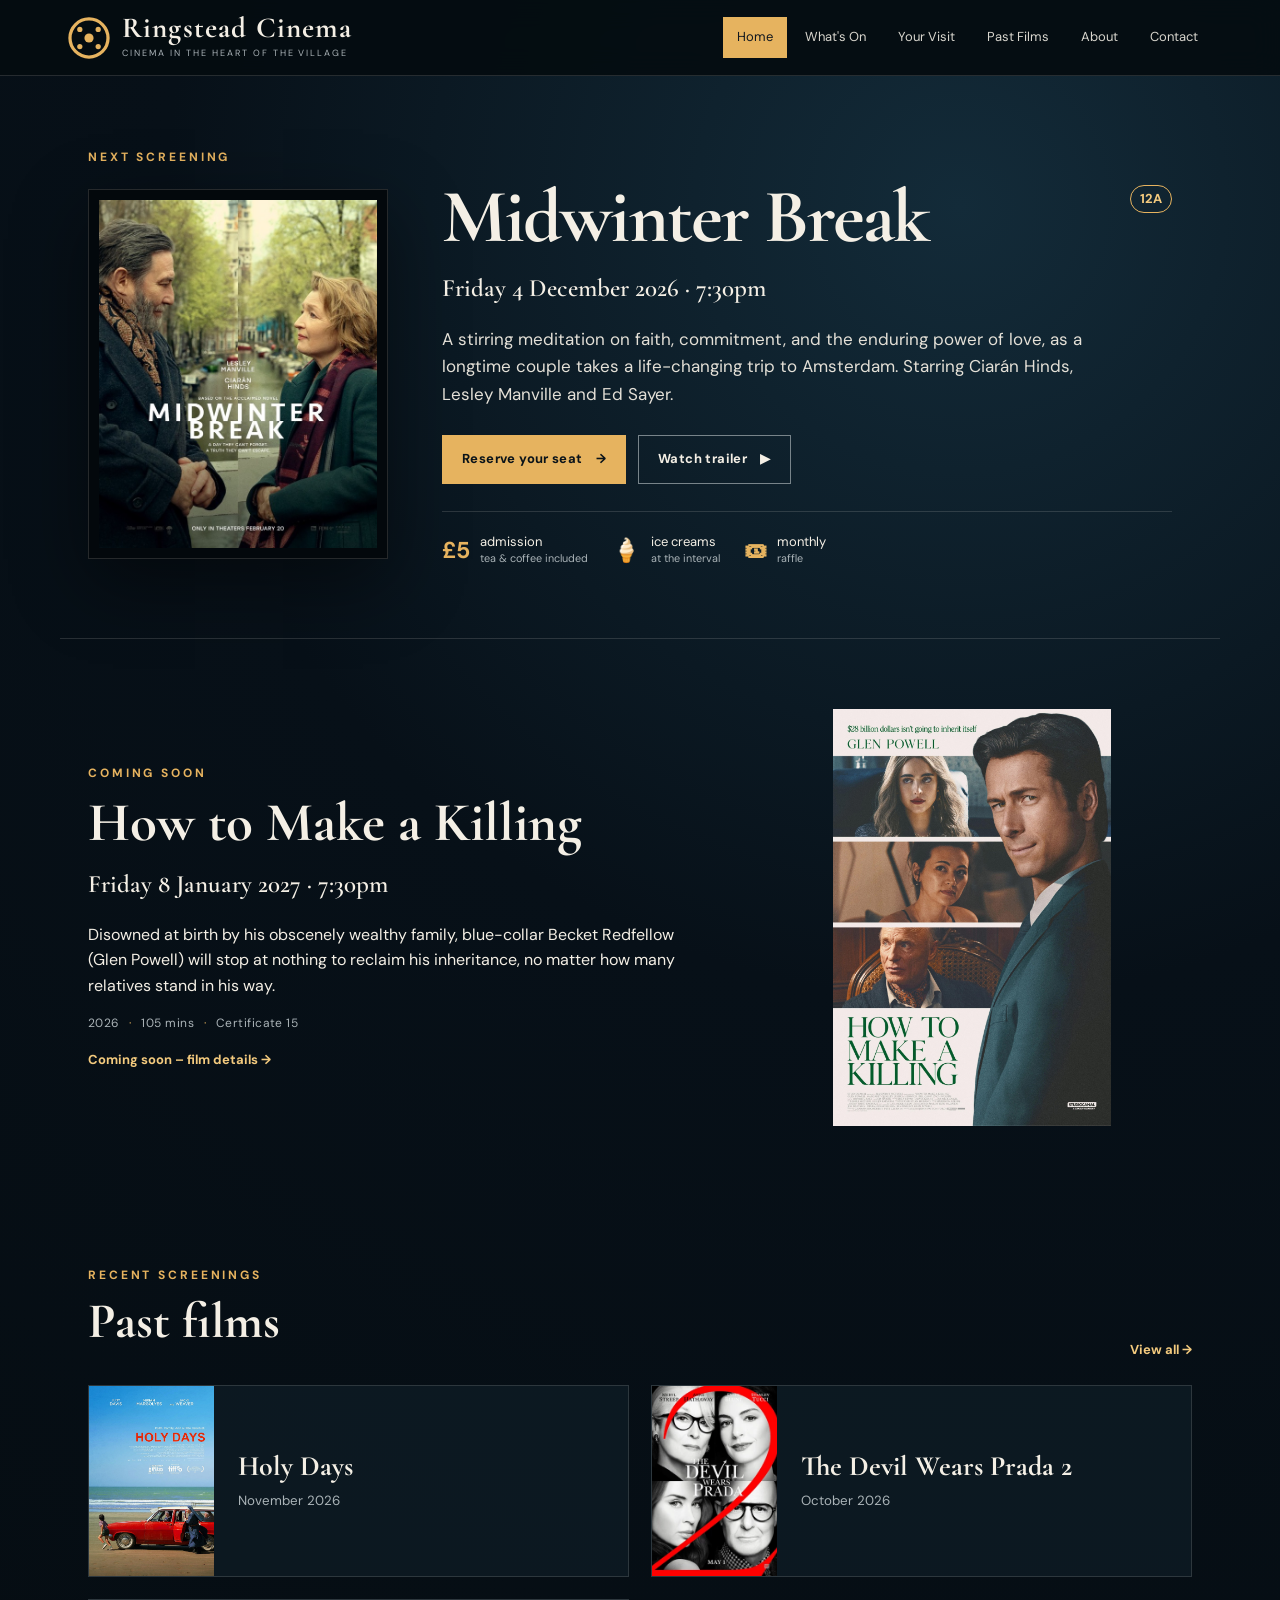
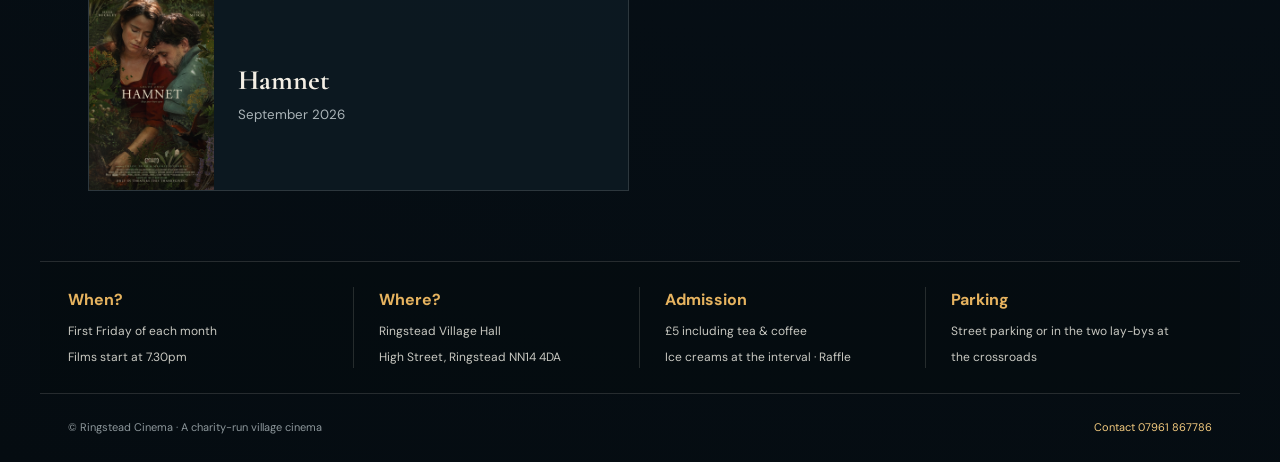
<file: index.html>
<!doctype html>
<html lang="en-GB">
<head>
  <meta charset="utf-8">
  <meta name="viewport" content="width=device-width, initial-scale=1">
 <meta name="description" content="Midwinter Break at Ringstead Cinema, Friday 4 December 2026 at 7.30pm. Films every first Friday of the month at Ringstead Village Hall.">

<title>Ringstead Village Cinema | Ringstead Cinema</title>
  <link rel="stylesheet" href="styles.css">
  <script src="films.js" defer></script>
<script type="application/ld+json">
{
  "@context": "https://schema.org",
  "@type": "MovieTheater",
  "name": "Ringstead Cinema",
  "description": "Ringstead Village Cinema at Ringstead Village Hall, showing a film on the first Friday of each month.",
  "url": "https://ringstead-cinema.pages.dev/",
  "address": {
    "@type": "PostalAddress",
    "name": "Ringstead Village Hall",
    "addressLocality": "Ringstead",
    "addressCountry": "GB"
  }
}
</script>
</head>
<body>
  <header class="site-header">
    <div class="header-inner">
      <a class="brand" href="index.html" aria-label="Ringstead Cinema home">
        <span class="brand-mark" aria-hidden="true"><svg viewBox="0 0 64 64"><circle cx="32" cy="32" r="29" fill="none" stroke="currentColor" stroke-width="5"/><circle cx="32" cy="32" r="7" fill="currentColor"/><circle cx="18" cy="19" r="4" fill="currentColor"/><circle cx="46" cy="19" r="4" fill="currentColor"/><circle cx="18" cy="45" r="4" fill="currentColor"/><circle cx="46" cy="45" r="4" fill="currentColor"/></svg></span>
        <span><strong>Ringstead Cinema</strong><small>CINEMA IN THE HEART OF THE VILLAGE</small></span>
      </a>
      <nav class="nav" aria-label="Main navigation">
        <a class="active" href="index.html">Home</a><a href="film.html">What's On</a><a href="visit.html">Your Visit</a><a href="past-films.html">Past Films</a><a href="about.html">About</a><a href="visit.html#contact">Contact</a>
      </nav>
    </div>
  </header>

  <main>
    <section class="hero-film section-shell">
      <div class="eyebrow">NEXT SCREENING</div>
      <div class="hero-grid">
        <div class="poster-frame hero-poster"><img data-current-poster src="assets/midwinter-break-poster.png" alt="Midwinter Break poster"></div>
        <div class="hero-copy">
          <span class="rating" data-current-rating>12A</span>
          <h1 data-current-title>Midwinter Break</h1>
          <p class="date-line" data-current-date>Friday 4 December 2026 · 7:30pm</p>
          <p class="lead" data-current-synopsis>A stirring meditation on faith, commitment, and the enduring power of love, as a longtime couple takes a life-changing trip to Amsterdam. Starring Ciarán Hinds, Lesley Manville and Ed Sayer.</p>
          <div class="button-row"><a class="button primary" href="film.html#reserve">Reserve your seat <span>→</span></a><a class="button secondary" href="film.html#trailer">Watch trailer <span>▶</span></a></div>
          <div class="perks"><div><b>£5</b><span>admission<br><small>tea &amp; coffee included</small></span></div><div><b>🍦</b><span>ice creams<br><small>at the interval</small></span></div><div><b>🎟</b><span>monthly<br><small>raffle</small></span></div></div>
        </div>
      </div>
    </section>

    <section class="section-shell split-section">
      <div>
        <div class="eyebrow">COMING SOON</div>
        <h2 data-coming-title>How to Make a Killing</h2>
        <p class="date-line" data-coming-date>Friday 8 January 2027 · 7:30pm</p>
        <p data-coming-synopsis>Disowned at birth by his obscenely wealthy family, blue-collar Becket Redfellow (Glen Powell) will stop at nothing to reclaim his inheritance, no matter how many relatives stand in his way.</p>
        <p class="film-meta" data-coming-meta>2026 <span>·</span> 15 <span>·</span> 105 mins</p>
        <a class="text-link" href="coming.html">Coming soon – film details →</a>
      </div>
      <div class="coming-art">
        <img data-coming-poster src="assets/HOW-TO-MAKE-A-KILLING.jpg" alt="How to Make a Killing poster">
      </div>
    </section>

    <section class="section-shell archive-preview">
      <div class="section-heading"><div><div class="eyebrow">RECENT SCREENINGS</div><h2>Past films</h2></div><a class="text-link" href="past-films.html">View all →</a></div>
      <div class="past-grid" data-recent-films>
        <a class="past-card" href="past-films.html#holy-days"><img src="assets/holy-days-poster.jpg" alt="Holy Days poster"><span><strong>Holy Days</strong><small>November 2026</small></span></a>
        <a class="past-card" href="past-films.html#prada"><img src="assets/devil-wears-prada-2.png" alt="The Devil Wears Prada 2 poster"><span><strong>The Devil Wears Prada 2</strong><small>October 2026</small></span></a>
        <a class="past-card" href="past-films.html#hamnet"><img src="assets/hamnet-poster.jpg" alt="Hamnet poster"><span><strong>Hamnet</strong><small>September 2026</small></span></a>
      </div>
    </section>

    <section class="visit-strip">
      <div><b>When?</b><span>First Friday of each month<br>Films start at 7.30pm</span></div>
      <div><b>Where?</b><span>Ringstead Village Hall<br>High Street, Ringstead NN14 4DA</span></div>
      <div><b>Admission</b><span>£5 including tea &amp; coffee<br>Ice creams at the interval · Raffle</span></div>
      <div><b>Parking</b><span>Street parking or in the two lay-bys at the crossroads</span></div>
    </section>
  </main>
  <footer><div>© Ringstead Cinema · A charity-run village cinema</div><div><a href="visit.html#contact">Contact 07961 867786</a></div></footer>
</body>
</html>
</file>
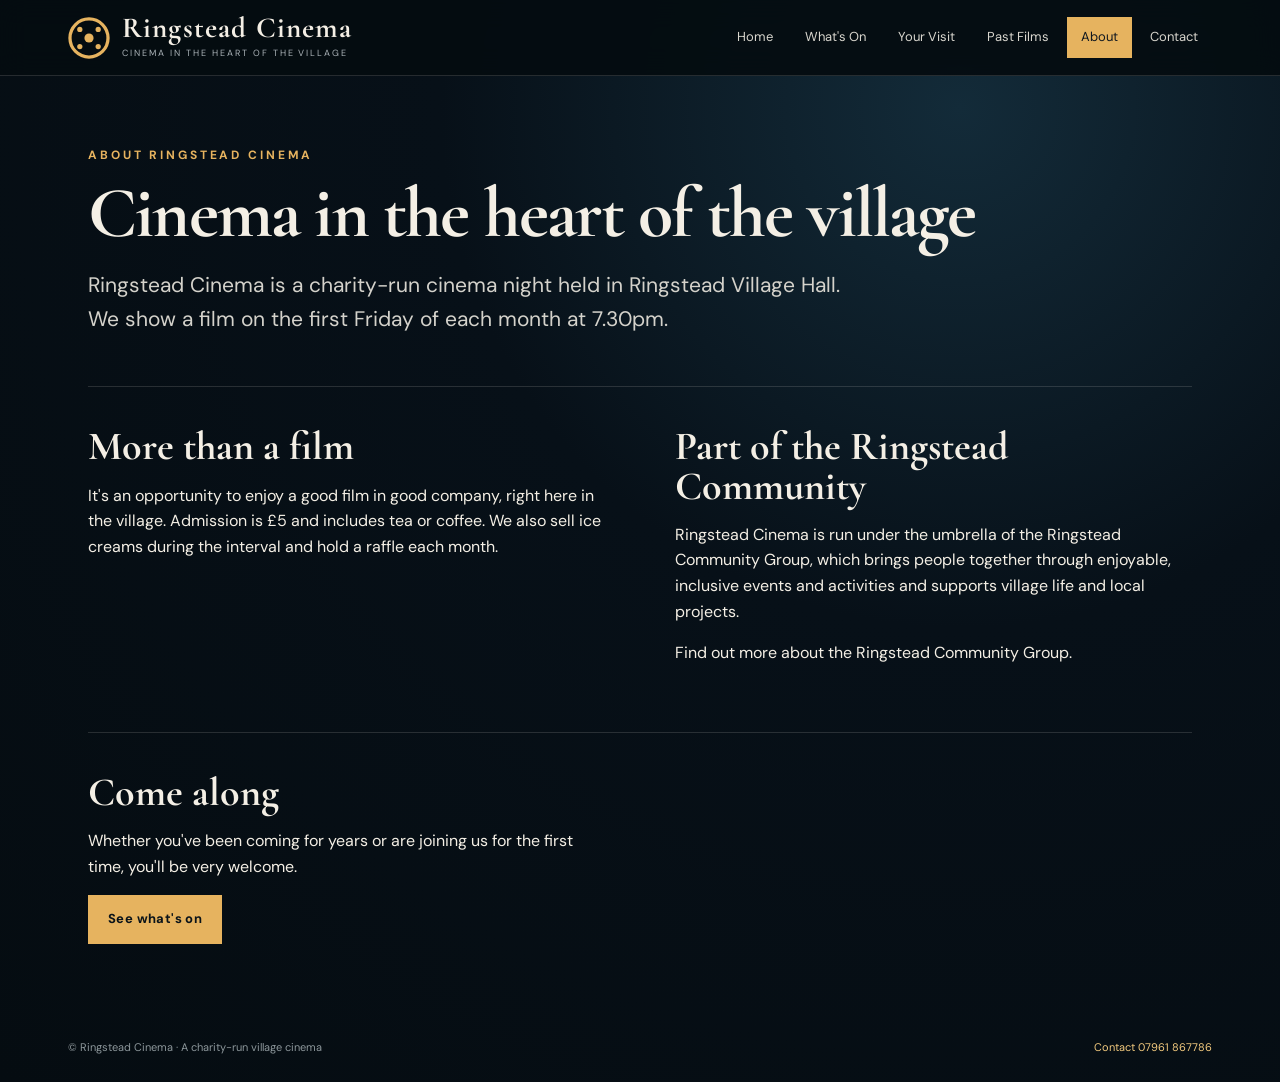
<file: about.html>
<!doctype html><html lang="en-GB"><head><meta charset="utf-8"><meta name="viewport" content="width=device-width,initial-scale=1"><title>About — Ringstead Cinema</title><link rel="stylesheet" href="styles.css"></head><body>
<header class="site-header"><div class="header-inner"><a class="brand" href="index.html"><span class="brand-mark"><svg viewBox="0 0 64 64"><circle cx="32" cy="32" r="29" fill="none" stroke="currentColor" stroke-width="5"/><circle cx="32" cy="32" r="7" fill="currentColor"/><circle cx="18" cy="19" r="4" fill="currentColor"/><circle cx="46" cy="19" r="4" fill="currentColor"/><circle cx="18" cy="45" r="4" fill="currentColor"/><circle cx="46" cy="45" r="4" fill="currentColor"/></svg></span><span><strong>Ringstead Cinema</strong><small>CINEMA IN THE HEART OF THE VILLAGE</small></span></a><nav class="nav"><a href="index.html">Home</a><a href="film.html">What's On</a><a href="visit.html">Your Visit</a><a href="past-films.html">Past Films</a><a class="active" href="about.html">About</a><a href="visit.html#contact">Contact</a></nav></div></header>
<main class="section-shell interior-page"><div class="eyebrow">ABOUT RINGSTEAD CINEMA</div><h1>Cinema in the heart of the village</h1><p class="large-copy">Ringstead Cinema is a charity-run cinema night held in Ringstead Village Hall. We show a film on the first Friday of each month at 7.30pm.</p><div class="about-columns"><div><h2>More than a film</h2><p>It's an opportunity to enjoy a good film in good company, right here in the village. Admission is £5 and includes tea or coffee. We also sell ice creams during the interval and hold a raffle each month.</p></div><div><h2>Part of the Ringstead Community</h2><p>Ringstead Cinema is run under the umbrella of the <a href="https://www.ringsteadcommunitygroup.co.uk/" target="_blank" rel="noopener">Ringstead Community Group</a>, which brings people together through enjoyable, inclusive events and activities and supports village life and local projects.</p><p>Find out more about the <a href="https://www.ringsteadcommunitygroup.co.uk/" target="_blank" rel="noopener">Ringstead Community Group</a>.</p></div></div><div class="about-columns"><div><h2>Come along</h2><p>Whether you've been coming for years or are joining us for the first time, you'll be very welcome.</p><a class="button primary" href="film.html">See what's on</a></div></div></main><footer><div>© Ringstead Cinema · A charity-run village cinema</div><div><a href="visit.html#contact">Contact 07961 867786</a></div></footer></body></html>
</file>
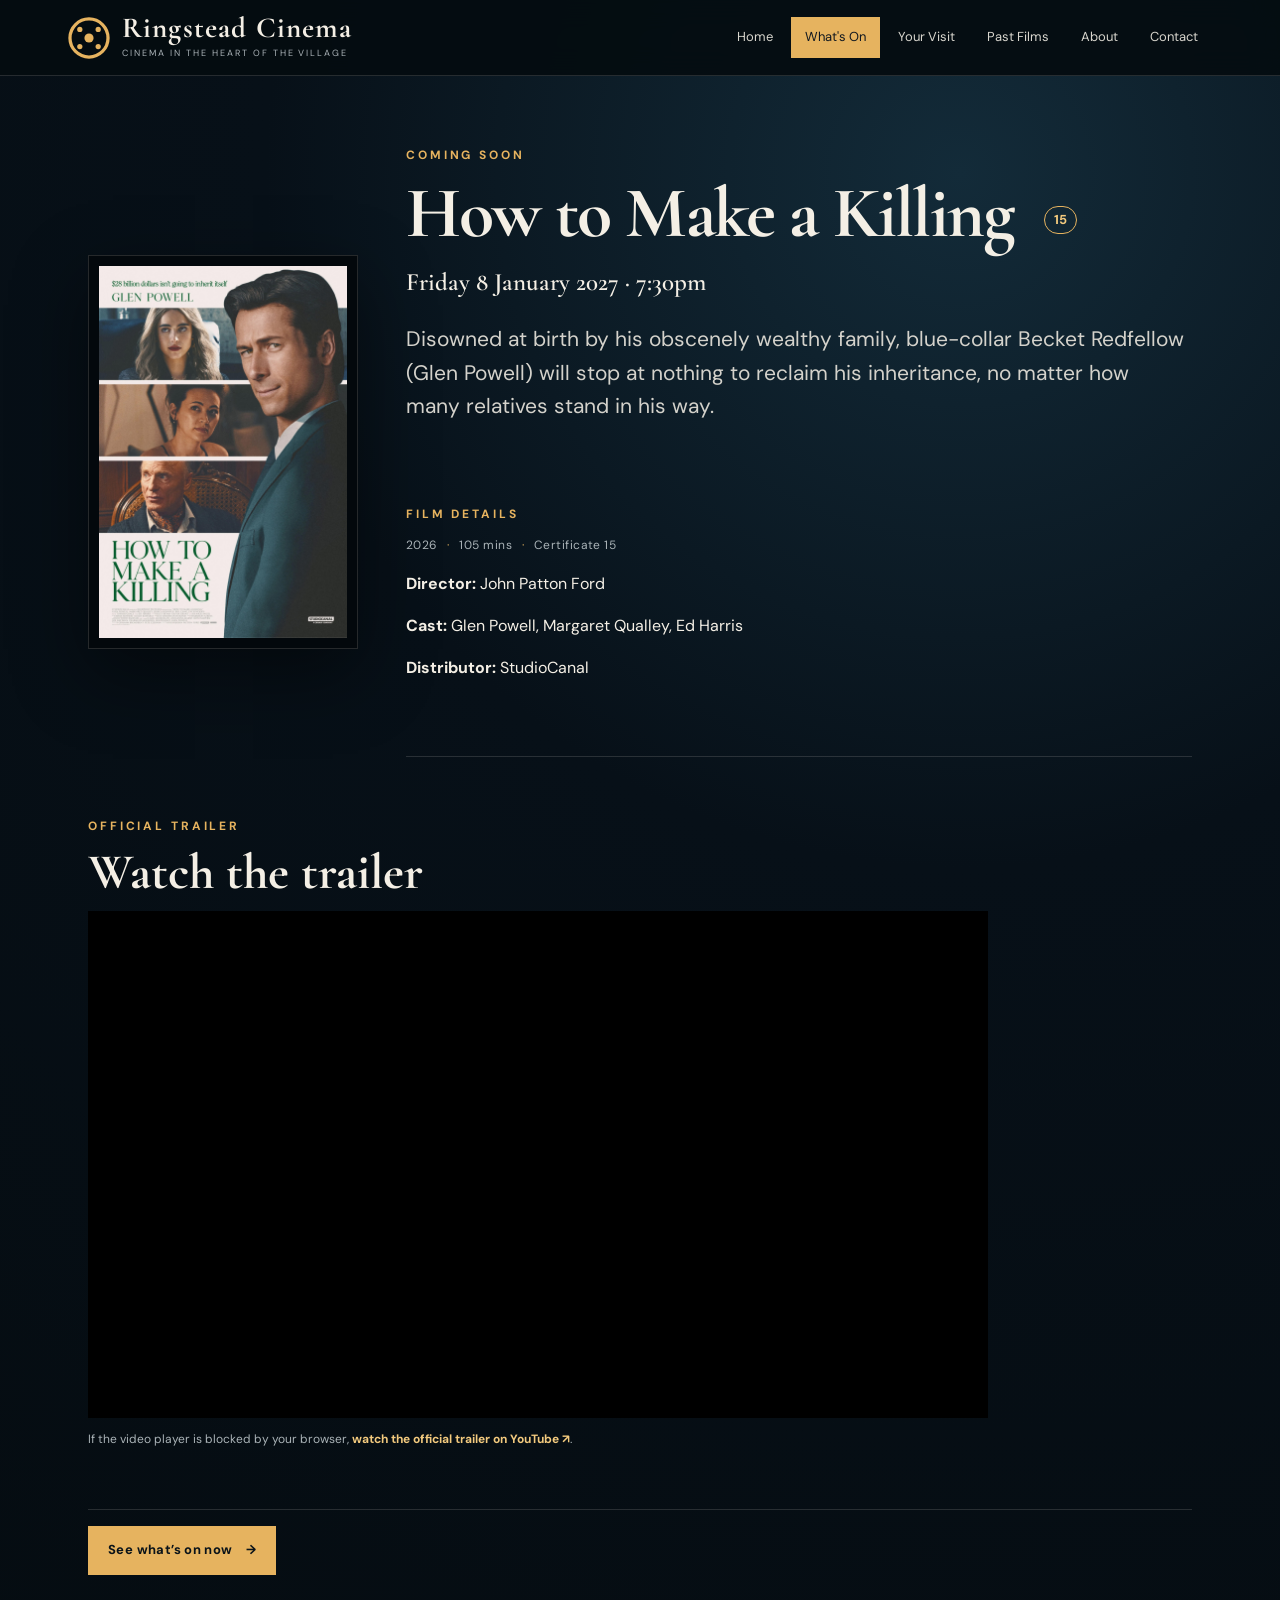
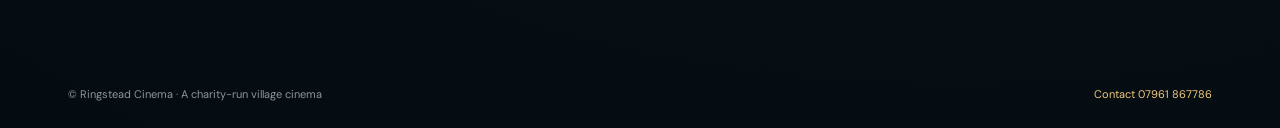
<file: coming.html>
<!doctype html>
<html lang="en-GB">
<head>
  <meta charset="utf-8"><meta name="viewport" content="width=device-width, initial-scale=1">
  <meta name="description" content="How to Make a Killing at Ringstead Cinema, Friday 8 January 2027.">
  <title>How to Make a Killing — Coming Soon at Ringstead Cinema</title>
  <link rel="stylesheet" href="styles.css">
  <script src="films.js" defer></script>
</head>
<body>
  <header class="site-header"><div class="header-inner"><a class="brand" href="index.html"><span class="brand-mark" aria-hidden="true"><svg viewBox="0 0 64 64"><circle cx="32" cy="32" r="29" fill="none" stroke="currentColor" stroke-width="5"/><circle cx="32" cy="32" r="7" fill="currentColor"/><circle cx="18" cy="19" r="4" fill="currentColor"/><circle cx="46" cy="19" r="4" fill="currentColor"/><circle cx="18" cy="45" r="4" fill="currentColor"/><circle cx="46" cy="45" r="4" fill="currentColor"/></svg></span><span><strong>Ringstead Cinema</strong><small>CINEMA IN THE HEART OF THE VILLAGE</small></span></a><nav class="nav" aria-label="Main navigation"><a href="index.html">Home</a><a class="active" href="film.html">What's On</a><a href="visit.html">Your Visit</a><a href="past-films.html">Past Films</a><a href="about.html">About</a><a href="visit.html#contact">Contact</a></nav></div></header>
  <main class="section-shell interior-page">
    <section class="film-intro">
      <div class="poster-frame"><img data-coming-poster src="assets/HOW-TO-MAKE-A-KILLING.jpg" alt="How to Make a Killing poster"></div>
      <div>
        <div class="eyebrow">COMING SOON</div>
        <div class="title-row"><h1 data-coming-title data-coming-page-title>How to Make a Killing</h1><span class="rating" data-coming-rating>15</span></div>
        <p class="date-line" data-coming-date>Friday 8 January 2027 · 7:30pm</p>
        <p class="large-copy" data-coming-synopsis>Disowned at birth by his obscenely wealthy family, blue-collar Becket Redfellow (Glen Powell) will stop at nothing to reclaim his inheritance, no matter how many relatives stand in his way.</p>
        <div class="content-section">
          <div class="eyebrow">FILM DETAILS</div>
          <p class="film-meta" data-coming-meta>2026 <span>·</span> 105 mins <span>·</span> Certificate 15</p>
          <p><strong>Director:</strong> <span data-coming-director>John Patton Ford</span></p>
          <p><strong>Cast:</strong> <span data-coming-cast>Glen Powell, Margaret Qualley, Ed Harris</span></p>
          <p><strong>Distributor:</strong> <span data-coming-distributor>StudioCanal</span></p>
        </div>
      </div>
    </section>
    <section id="trailer" class="content-section">
      <div class="eyebrow">OFFICIAL TRAILER</div>
      <h2>Watch the trailer</h2>
      <div class="video-wrap">
        <iframe data-coming-trailer src="https://www.youtube-nocookie.com/embed/zMKGDTY5Vwo?rel=0" title="How to Make a Killing official trailer – STUDIOCANAL" loading="lazy" referrerpolicy="strict-origin-when-cross-origin" allow="accelerometer; autoplay; clipboard-write; encrypted-media; gyroscope; picture-in-picture; web-share" allowfullscreen></iframe>
      </div>
      <p class="video-fallback">If the video player is blocked by your browser, <a data-coming-trailer-link href="https://www.youtube.com/watch?v=zMKGDTY5Vwo" target="_blank" rel="noopener">watch the official trailer on YouTube&nbsp;↗</a>.</p>
    </section>
    <p><a class="button primary" href="film.html">See what’s on now <span>→</span></a></p>
  </main>
  <footer><div>© Ringstead Cinema · A charity-run village cinema</div><div><a href="visit.html#contact">Contact 07961 867786</a></div></footer>
</body>
</html>
</file>
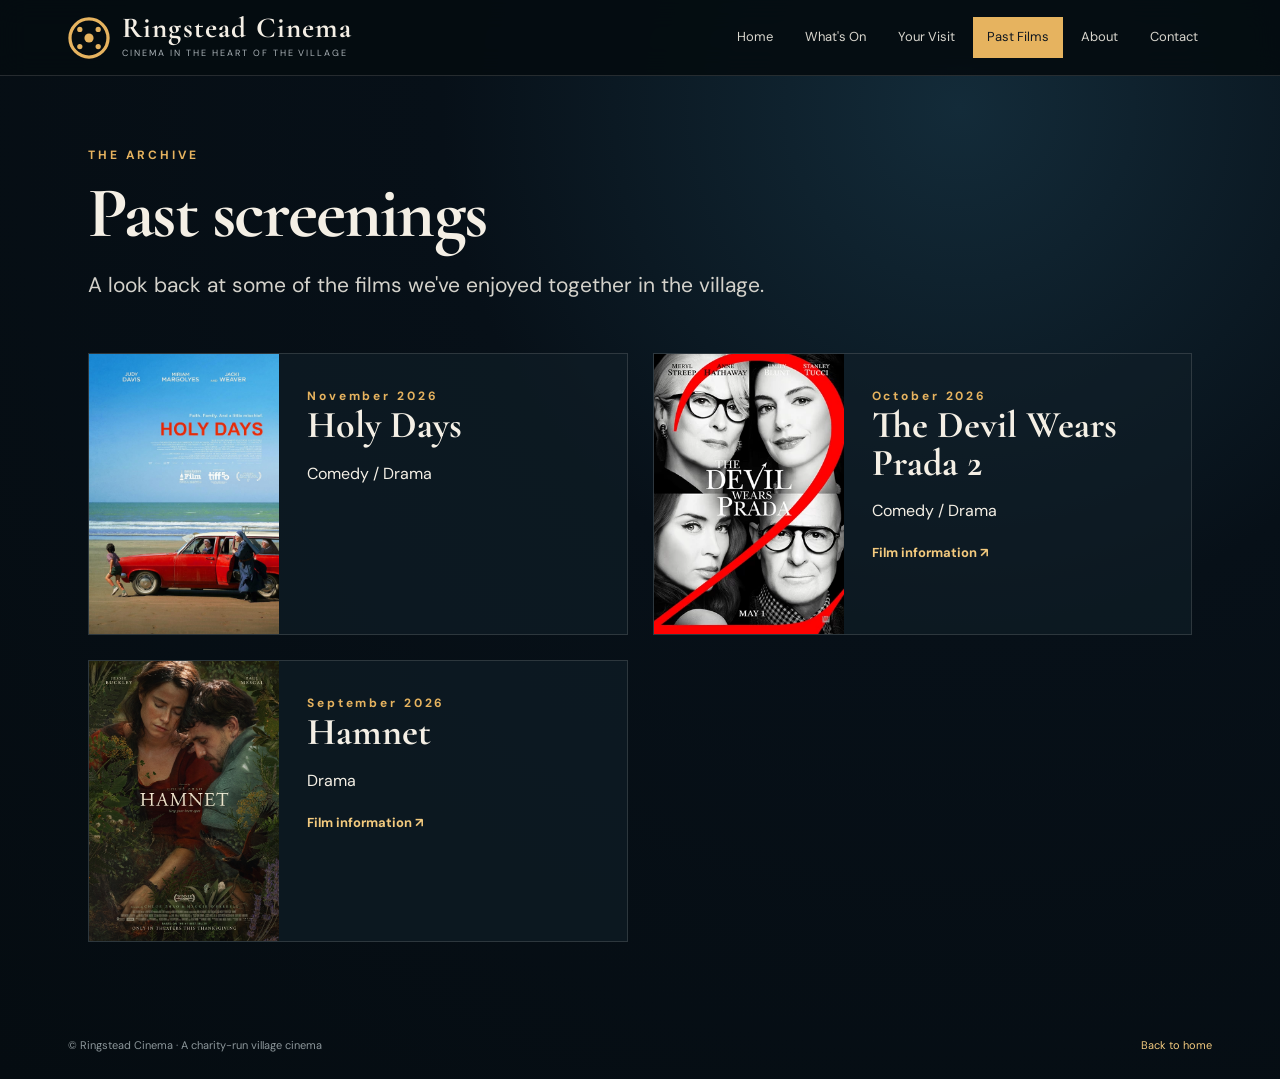
<file: past-films.html>
<!doctype html><html lang="en-GB"><head><meta charset="utf-8"><meta name="viewport" content="width=device-width,initial-scale=1"><title>Past Films — Ringstead Cinema</title><script src="films.js" defer></script><link rel="stylesheet" href="styles.css"></head><body>
<header class="site-header"><div class="header-inner"><a class="brand" href="index.html"><span class="brand-mark"><svg viewBox="0 0 64 64"><circle cx="32" cy="32" r="29" fill="none" stroke="currentColor" stroke-width="5"/><circle cx="32" cy="32" r="7" fill="currentColor"/><circle cx="18" cy="19" r="4" fill="currentColor"/><circle cx="46" cy="19" r="4" fill="currentColor"/><circle cx="18" cy="45" r="4" fill="currentColor"/><circle cx="46" cy="45" r="4" fill="currentColor"/></svg></span><span><strong>Ringstead Cinema</strong><small>CINEMA IN THE HEART OF THE VILLAGE</small></span></a><nav class="nav"><a href="index.html">Home</a><a href="film.html">What's On</a><a href="visit.html">Your Visit</a><a class="active" href="past-films.html">Past Films</a><a href="about.html">About</a><a href="visit.html#contact">Contact</a></nav></div></header>
<main class="section-shell interior-page"><div class="eyebrow">THE ARCHIVE</div><h1>Past screenings</h1><p class="large-copy">A look back at some of the films we've enjoyed together in the village.</p><div class="archive-grid" data-archive-films><article id="holy-days" class="archive-card"><img src="assets/holy-days-poster.jpg" alt="Holy Days poster"><div><span class="eyebrow">NOVEMBER 2026</span><h2>Holy Days</h2><p>Comedy / Drama</p></div></article><article id="prada" class="archive-card"><img src="assets/devil-wears-prada-2.png" alt="The Devil Wears Prada 2 poster"><div><span class="eyebrow">OCTOBER 2026</span><h2>The Devil Wears Prada 2</h2><p>Comedy / Drama</p><a class="text-link" href="https://www.thedevilwearsprada.co.uk/synopsis/" target="_blank" rel="noopener">Film information ↗</a></div></article><article id="hamnet" class="archive-card"><img src="assets/hamnet-poster.jpg" alt="Hamnet poster"><div><span class="eyebrow">SEPTEMBER 2026</span><h2>Hamnet</h2><p>Drama</p><a class="text-link" href="https://www.focusfeatures.com/hamnet" target="_blank" rel="noopener">Film information ↗</a></div></article></div></main><footer><div>© Ringstead Cinema · A charity-run village cinema</div><div><a href="index.html">Back to home</a></div></footer></body></html>
</file>
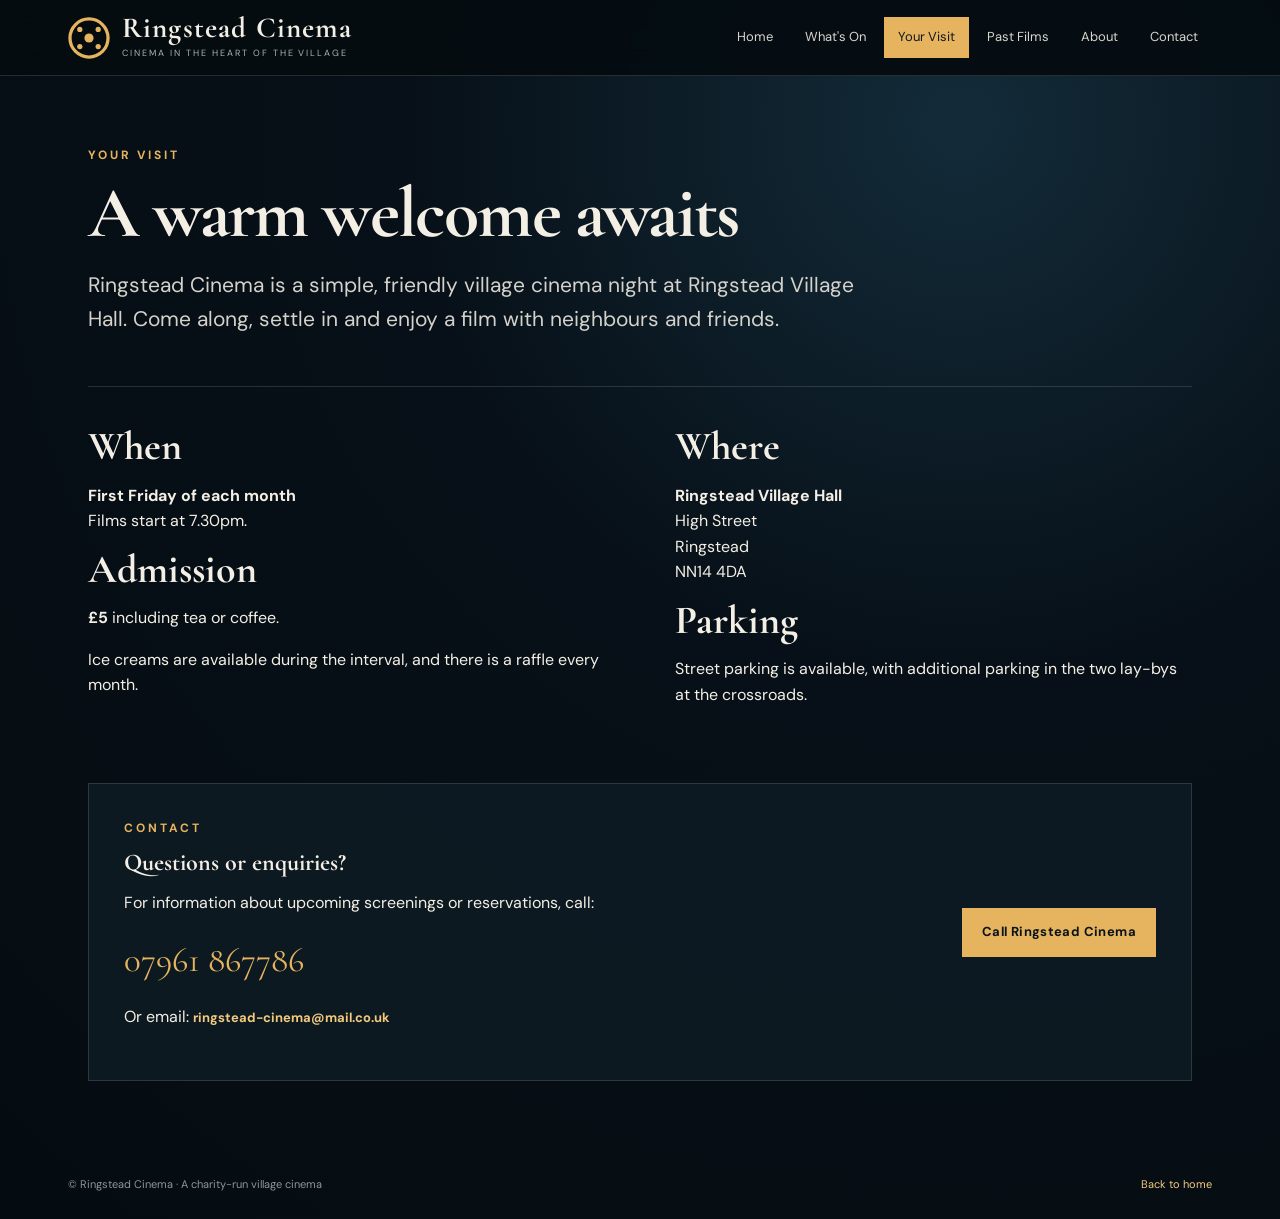
<file: visit.html>
<!doctype html><html lang="en-GB"><head><meta charset="utf-8"><meta name="viewport" content="width=device-width,initial-scale=1"><title>Your Visit — Ringstead Cinema</title><link rel="stylesheet" href="styles.css"></head><body>
<header class="site-header"><div class="header-inner"><a class="brand" href="index.html"><span class="brand-mark"><svg viewBox="0 0 64 64"><circle cx="32" cy="32" r="29" fill="none" stroke="currentColor" stroke-width="5"/><circle cx="32" cy="32" r="7" fill="currentColor"/><circle cx="18" cy="19" r="4" fill="currentColor"/><circle cx="46" cy="19" r="4" fill="currentColor"/><circle cx="18" cy="45" r="4" fill="currentColor"/><circle cx="46" cy="45" r="4" fill="currentColor"/></svg></span><span><strong>Ringstead Cinema</strong><small>CINEMA IN THE HEART OF THE VILLAGE</small></span></a><nav class="nav"><a href="index.html">Home</a><a href="film.html">What's On</a><a class="active" href="visit.html">Your Visit</a><a href="past-films.html">Past Films</a><a href="about.html">About</a><a href="#contact">Contact</a></nav></div></header>
<main class="section-shell interior-page"><div class="eyebrow">YOUR VISIT</div><h1>A warm welcome awaits</h1><p class="large-copy">Ringstead Cinema is a simple, friendly village cinema night at Ringstead Village Hall. Come along, settle in and enjoy a film with neighbours and friends.</p><div class="visit-grid"><div><h2>When</h2><p><strong>First Friday of each month</strong><br>Films start at 7.30pm.</p><h2>Admission</h2><p><strong>£5</strong> including tea or coffee.</p><p>Ice creams are available during the interval, and there is a raffle every month.</p></div><div><h2>Where</h2><p><strong>Ringstead Village Hall</strong><br>High Street<br>Ringstead<br>NN14 4DA</p><h2>Parking</h2><p>Street parking is available, with additional parking in the two lay-bys at the crossroads.</p></div></div><section id="contact" class="contact-box"><div><div class="eyebrow">CONTACT</div><h2>Questions or enquiries?</h2><p>For information about upcoming screenings or reservations, call:</p><p class="phone">07961 867786</p><p>Or email: <a class="text-link" href="mailto:ringstead-cinema@mail.co.uk">ringstead-cinema@mail.co.uk</a></p></div><div><a class="button primary" href="tel:07961867786">Call Ringstead Cinema</a></div></section></main><footer><div>© Ringstead Cinema · A charity-run village cinema</div><div><a href="index.html">Back to home</a></div></footer></body></html>
</file>
<file: styles.css>
@import url('https://fonts.googleapis.com/css2?family=Cormorant+Garamond:wght@500;600;700&family=DM+Sans:wght@400;500;600;700&display=swap');
:root{--ink:#071018;--ink2:#0b1720;--panel:#101e27;--cream:#f4efe5;--muted:#aab3b7;--gold:#e6b35f;--gold2:#f3ca7e;--line:rgba(244,239,229,.14);--red:#a54d45;--white:#fff}*{box-sizing:border-box}html{scroll-behavior:smooth}body{margin:0;background:radial-gradient(circle at 75% 10%,#132b39 0,#071018 38%,#050c11 100%);color:var(--cream);font-family:'DM Sans',Arial,sans-serif;line-height:1.6}a{color:inherit;text-decoration:none}.site-header{position:sticky;top:0;z-index:20;background:rgba(5,12,17,.93);backdrop-filter:blur(14px);border-bottom:1px solid var(--line)}.header-inner{max-width:1200px;margin:auto;display:flex;align-items:center;justify-content:space-between;gap:24px;padding:15px 28px}.brand{display:flex;align-items:center;gap:12px;min-width:270px}.brand-mark{width:42px;height:42px;color:var(--gold);display:block}.brand-mark svg{width:100%;height:100%}.brand strong{display:block;font-family:'Cormorant Garamond',serif;font-size:29px;line-height:.9;letter-spacing:.04em}.brand small{display:block;font-size:9px;letter-spacing:.22em;color:var(--muted);margin-top:5px}.nav{display:flex;align-items:center;gap:4px}.nav a{font-size:13px;color:#d9d6ce;padding:9px 13px;border:1px solid transparent}.nav a:hover,.nav a.active{color:#111820;background:var(--gold);border-color:var(--gold)}.section-shell{max-width:1160px;margin:0 auto;padding:70px 28px}.hero-film{padding-top:72px}.eyebrow{font-size:12px;letter-spacing:.24em;font-weight:700;color:var(--gold);margin-bottom:12px}.hero-grid{display:grid;grid-template-columns:300px 1fr;gap:54px;align-items:center}.poster-frame{background:#03080c;padding:10px;border:1px solid rgba(244,239,229,.14);box-shadow:0 25px 70px rgba(0,0,0,.45)}.poster-frame img{display:block;width:100%;height:auto}.hero-copy{position:relative}.rating{display:inline-flex;border:1px solid var(--gold);color:var(--gold2);font-weight:700;font-size:13px;border-radius:999px;padding:3px 9px;vertical-align:middle}h1,h2,h3{font-family:'Cormorant Garamond',serif;line-height:.98;margin:0 0 14px}h1{font-size:76px;letter-spacing:-.025em}.hero-copy .rating{position:absolute;left:calc(100% - 62px);top:5px}.date-line{font-family:'Cormorant Garamond',serif;font-weight:600;font-size:25px;margin:0 0 18px}.date-line span,.film-meta span{color:var(--gold);padding:0 6px}.lead{font-size:17px;max-width:680px;color:#e4e0d7}.button-row{display:flex;gap:12px;flex-wrap:wrap;margin:27px 0}.button{display:inline-flex;align-items:center;justify-content:center;gap:13px;border:1px solid var(--gold);padding:13px 19px;font-weight:700;font-size:13px;letter-spacing:.03em;cursor:pointer}.button.primary{background:var(--gold);color:#0a1319}.button.primary:hover{background:var(--gold2)}.button.secondary{background:transparent;color:var(--cream);border-color:#78848a}.button.secondary:hover{border-color:var(--gold);color:var(--gold2)}.button.full{width:100%}.perks{display:flex;gap:24px;border-top:1px solid var(--line);padding-top:20px;max-width:730px}.perks div{display:flex;gap:10px;align-items:center}.perks b{font-size:23px;color:var(--gold)}.perks span{font-size:13px;line-height:1.25}.perks small{color:var(--muted)}.split-section{display:grid;grid-template-columns:1.15fr .85fr;gap:70px;border-top:1px solid var(--line);align-items:center}.split-section h2{font-size:55px}.coming-art{min-height:417px;background:transparent;position:relative;overflow:hidden;border:0;display:flex;align-items:center;justify-content:center;box-shadow:none}.coming-art img{display:block;width:auto;height:auto;max-width:278px;max-height:417px;object-fit:contain}.section-heading{display:flex;justify-content:space-between;align-items:end;gap:30px}.archive-preview h2{font-size:50px}.text-link{color:var(--gold2);font-weight:700;font-size:13px}.past-grid{display:grid;grid-template-columns:1fr 1fr;gap:22px;margin-top:25px}.past-card{display:grid;grid-template-columns:125px 1fr;min-height:190px;border:1px solid var(--line);background:rgba(16,30,39,.68);transition:.2s}.past-card:hover{border-color:rgba(230,179,95,.55);transform:translateY(-2px)}.past-card img{width:125px;height:190px;object-fit:cover}.past-card span{padding:24px;align-self:center}.past-card strong{display:block;font-family:'Cormorant Garamond',serif;font-size:28px;line-height:1.05}.past-card small{display:block;color:var(--muted);margin-top:8px}.visit-strip{border-top:1px solid var(--line);border-bottom:1px solid var(--line);display:grid;grid-template-columns:repeat(4,1fr);max-width:1200px;margin:0 auto;padding:25px 28px;background:rgba(4,10,14,.4)}.visit-strip div{padding:0 25px;border-right:1px solid var(--line)}.visit-strip div:first-child{padding-left:0}.visit-strip div:last-child{border:0}.visit-strip b{display:block;color:var(--gold);margin-bottom:4px}.visit-strip span{font-size:12px;color:#c8c8c1}footer{max-width:1200px;margin:auto;padding:25px 28px;display:flex;justify-content:space-between;gap:20px;color:#8d979b;font-size:11px}footer a{color:var(--gold2)}.breadcrumb{font-size:12px;color:#8d979b;margin:0 0 30px}.breadcrumb span{padding:0 8px;color:var(--gold)}.film-intro{display:grid;grid-template-columns:270px 1fr;gap:48px;align-items:center}.film-intro h1{font-size:70px;display:inline-block;margin-right:16px}.title-row{display:flex;align-items:center;gap:15px}.film-meta{font-size:12px;color:var(--muted);letter-spacing:.04em}.booking-section{margin-top:65px;padding:45px 0;border-top:1px solid var(--line);border-bottom:1px solid var(--line)}.booking-layout{display:grid;grid-template-columns:1fr 310px;gap:25px;margin-top:25px}.seat-area{background:rgba(5,13,18,.75);border:1px solid var(--line);padding:28px}.screen-label{height:38px;max-width:520px;margin:0 auto 18px;border-radius:0 0 50% 50%;border-top:5px solid #ddd5c5;text-align:center;color:#8d979b;font-size:10px;letter-spacing:.25em}.tables{display:flex;justify-content:center;gap:40px;margin-bottom:20px}.tables span{font-size:10px;border:1px solid #58636a;padding:5px 24px;border-radius:4px;color:#aab3b7}.seat-map{display:grid;grid-template-columns:26px repeat(7,1fr);gap:8px;max-width:560px;margin:0 auto}.row-label{display:grid;place-items:center;color:var(--gold);font-weight:700}.seat{aspect-ratio:1.25;border:1px solid #667279;background:#e7e4dc;color:#172027;border-radius:6px;font-size:12px;font-weight:700;cursor:pointer}.seat:hover{transform:translateY(-1px);box-shadow:0 5px 10px #0005}.seat.selected{background:#c75b50;color:#fff;border-color:#e98b7f}.seat.reserved{background:#4e565a;color:#aeb4b6;border-color:#4e565a;cursor:not-allowed}.legend{display:flex;justify-content:center;gap:20px;margin-top:25px;color:#aeb4b6;font-size:11px}.legend i{display:inline-block;width:13px;height:13px;border-radius:3px;vertical-align:-2px;margin-right:5px;background:#e7e4dc}.legend i.selected{background:#c75b50}.legend i.reserved{background:#4e565a}.selection-panel{background:#f2eee6;color:#162028;padding:25px;align-self:start}.selection-panel h3{font-size:29px}.selected-list{min-height:70px;font-size:13px;color:#5d686c}.seat-chip{display:inline-block;background:#ddd6c9;padding:4px 7px;border-radius:4px;margin:0 4px 6px 0;color:#182129;font-weight:700}.total{border-top:1px solid #c9c3b8;margin:12px 0 18px;padding-top:14px;display:flex;justify-content:space-between}.total strong{font-size:23px}.tiny{font-size:10px;color:#737a7c;margin-bottom:0}.status-pill{font-size:11px;border:1px solid var(--line);padding:7px 11px;color:#aeb4b6}.booking-form{background:#0d1b24;border:1px solid var(--line);padding:30px;margin-top:22px}.booking-form.hidden{display:none}.form-header{display:flex;justify-content:space-between;align-items:start}.form-header h3{font-size:35px}.link-button{background:none;border:0;color:var(--gold2);cursor:pointer;font:inherit;font-size:12px}.form-grid{display:grid;grid-template-columns:repeat(3,1fr);gap:15px}.booking-form label{font-size:12px;color:#aeb4b6}.booking-form input{display:block;width:100%;margin-top:6px;background:#071018;border:1px solid #46535a;color:#f4efe5;padding:11px;border-radius:2px;font:inherit}.checkbox{display:flex;gap:8px;align-items:start;margin:18px 0}.checkbox input{width:auto;margin:3px 0}.form-message{margin-top:15px;font-size:12px;color:var(--gold2)}.content-section{padding:60px 0;border-bottom:1px solid var(--line)}.content-section h2{font-size:50px}.video-wrap{position:relative;aspect-ratio:16/9;background:#000;max-width:900px}.video-wrap iframe{position:absolute;inset:0;width:100%;height:100%;border:0}.info-cards{display:grid;grid-template-columns:repeat(3,1fr);gap:15px}.info-cards div{border:1px solid var(--line);padding:22px;background:rgba(16,30,39,.65)}.info-cards strong,.info-cards span{display:block}.info-cards strong{font-family:'Cormorant Garamond',serif;font-size:25px}.info-cards span{color:var(--muted);font-size:12px}.interior-page h1{font-size:72px}.large-copy{font-size:21px;color:#d4d2cb;max-width:780px}.visit-grid{display:grid;grid-template-columns:1fr 1fr;gap:70px;border-top:1px solid var(--line);margin-top:50px;padding-top:40px}.visit-grid h2,.about-columns h2{font-size:40px}.contact-box{margin-top:60px;padding:35px;border:1px solid var(--line);display:flex;align-items:center;justify-content:space-between;gap:30px;background:rgba(16,30,39,.7)}.phone{font-family:'Cormorant Garamond',serif;font-size:35px;color:var(--gold);margin:0}.archive-grid{display:grid;grid-template-columns:1fr 1fr;gap:25px;margin-top:50px}.archive-card{display:grid;grid-template-columns:190px 1fr;border:1px solid var(--line);background:rgba(16,30,39,.65)}.archive-card img{width:190px;height:280px;object-fit:cover}.archive-card div{padding:28px}.archive-card h2{font-size:38px}.about-columns{display:grid;grid-template-columns:1fr 1fr;gap:70px;margin-top:50px;border-top:1px solid var(--line);padding-top:40px}.about-columns p{max-width:540px}
@media(max-width:850px){.header-inner{align-items:flex-start;flex-direction:column}.nav{width:100%;overflow:auto}.nav a{white-space:nowrap}.hero-grid,.film-intro,.split-section,.booking-layout,.visit-grid,.about-columns,.archive-grid{grid-template-columns:1fr}.hero-copy .rating{position:static}.hero-grid{gap:28px}.hero-poster,.film-intro>.poster-frame{max-width:330px;margin:auto}h1,.interior-page h1{font-size:56px}.film-intro h1{font-size:54px}.visit-strip{grid-template-columns:1fr 1fr;gap:18px}.visit-strip div{padding:10px 18px;border-right:0}.past-grid{grid-template-columns:1fr}.form-grid{grid-template-columns:1fr}.archive-card{grid-template-columns:130px 1fr}.archive-card img{width:130px;height:195px}.booking-layout{gap:15px}.seat-area{padding:18px}.seat-map{gap:5px}.tables{gap:15px}.section-shell{padding:50px 20px}}
@media(max-width:520px){.brand strong{font-size:24px}.brand small{font-size:7px}.nav a{font-size:12px;padding:7px 10px}.hero-grid{grid-template-columns:1fr}.perks{gap:12px;justify-content:space-between}.perks div{gap:5px}.perks span{font-size:11px}.date-line{font-size:21px}.lead{font-size:15px}.visit-strip{grid-template-columns:1fr}.past-card{grid-template-columns:105px 1fr}.past-card img{width:105px;height:160px}.seat-area{padding:12px}.seat-map{gap:4px}.seat{font-size:10px}.row-label{font-size:11px}.legend{gap:8px}.selection-panel{padding:20px}.archive-card{grid-template-columns:110px 1fr}.archive-card img{width:110px;height:165px}.archive-card div{padding:18px}.archive-card h2{font-size:30px}.contact-box{align-items:flex-start;flex-direction:column}footer{flex-direction:column}}

.video-fallback{max-width:900px;margin:12px 0 0;color:var(--muted);font-size:12px}.video-fallback a{color:var(--gold2);font-weight:700}.video-fallback a:hover{color:var(--gold)}
</file>
